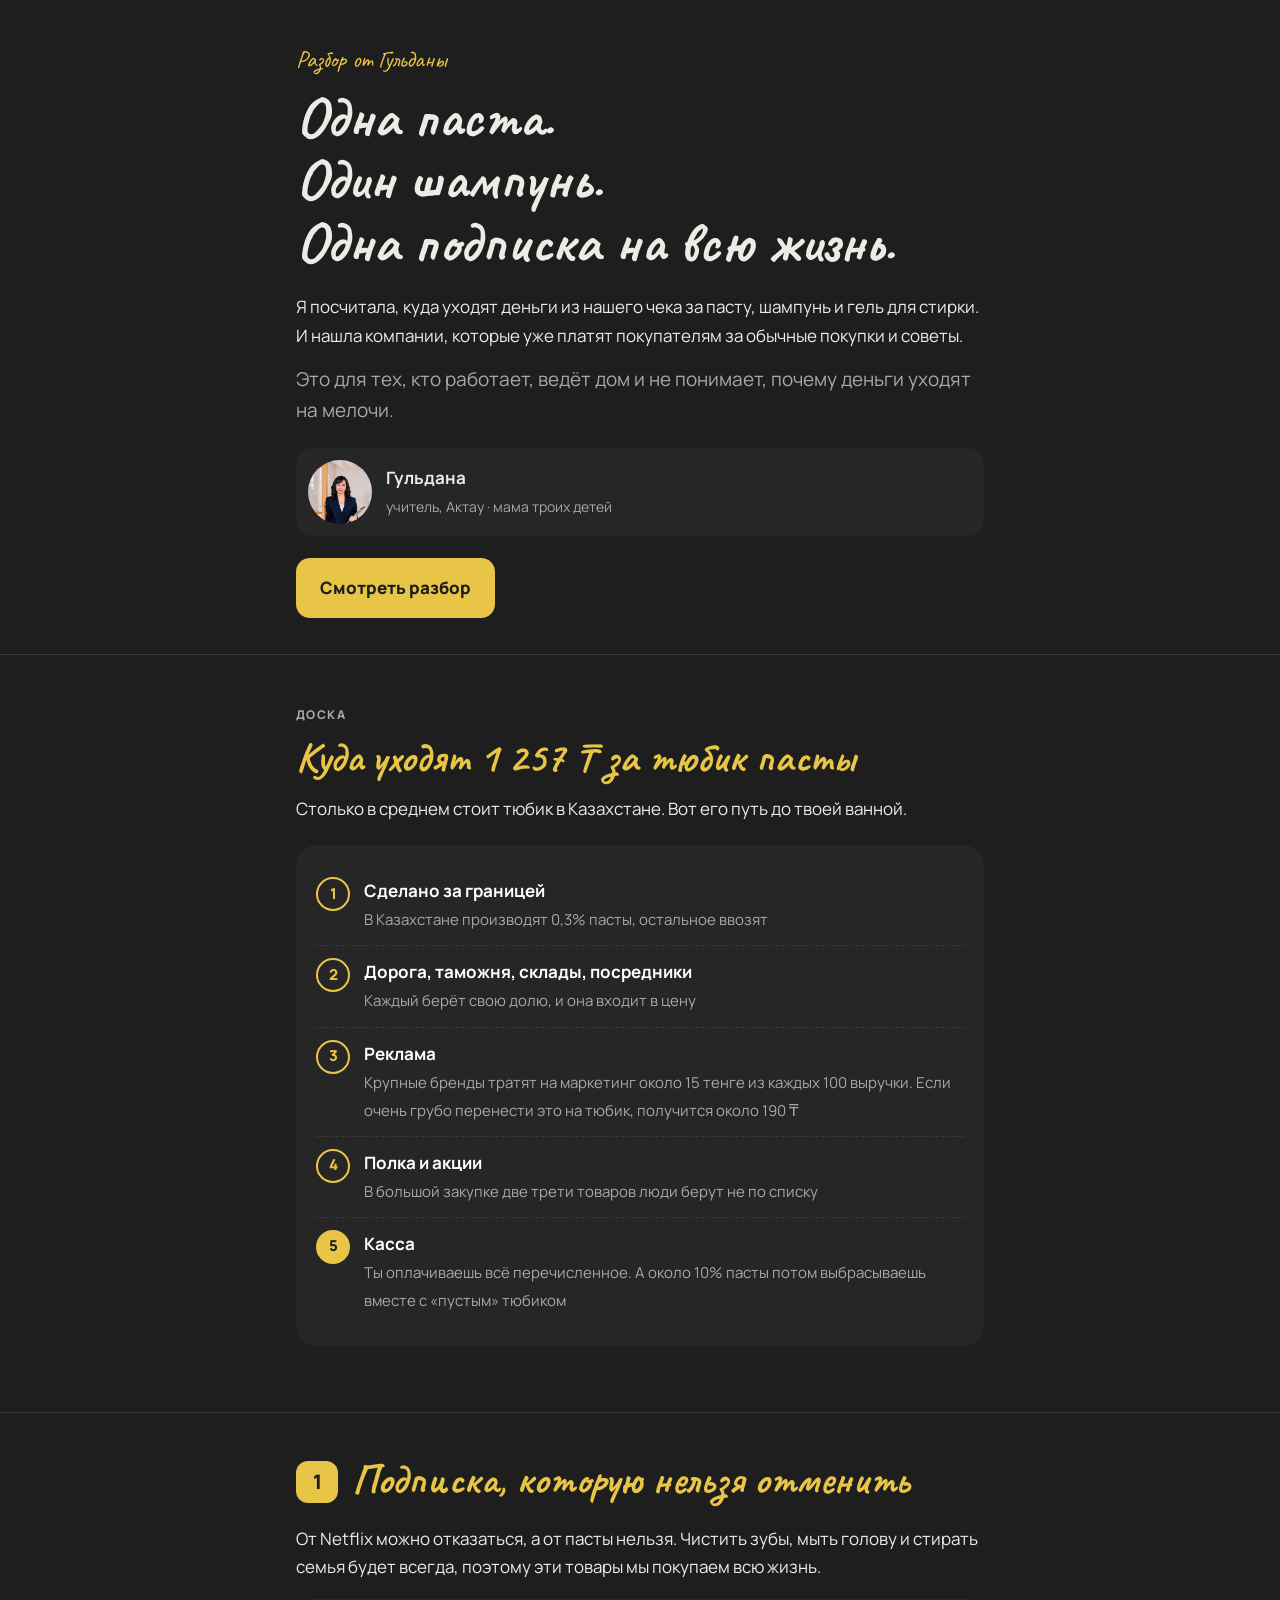
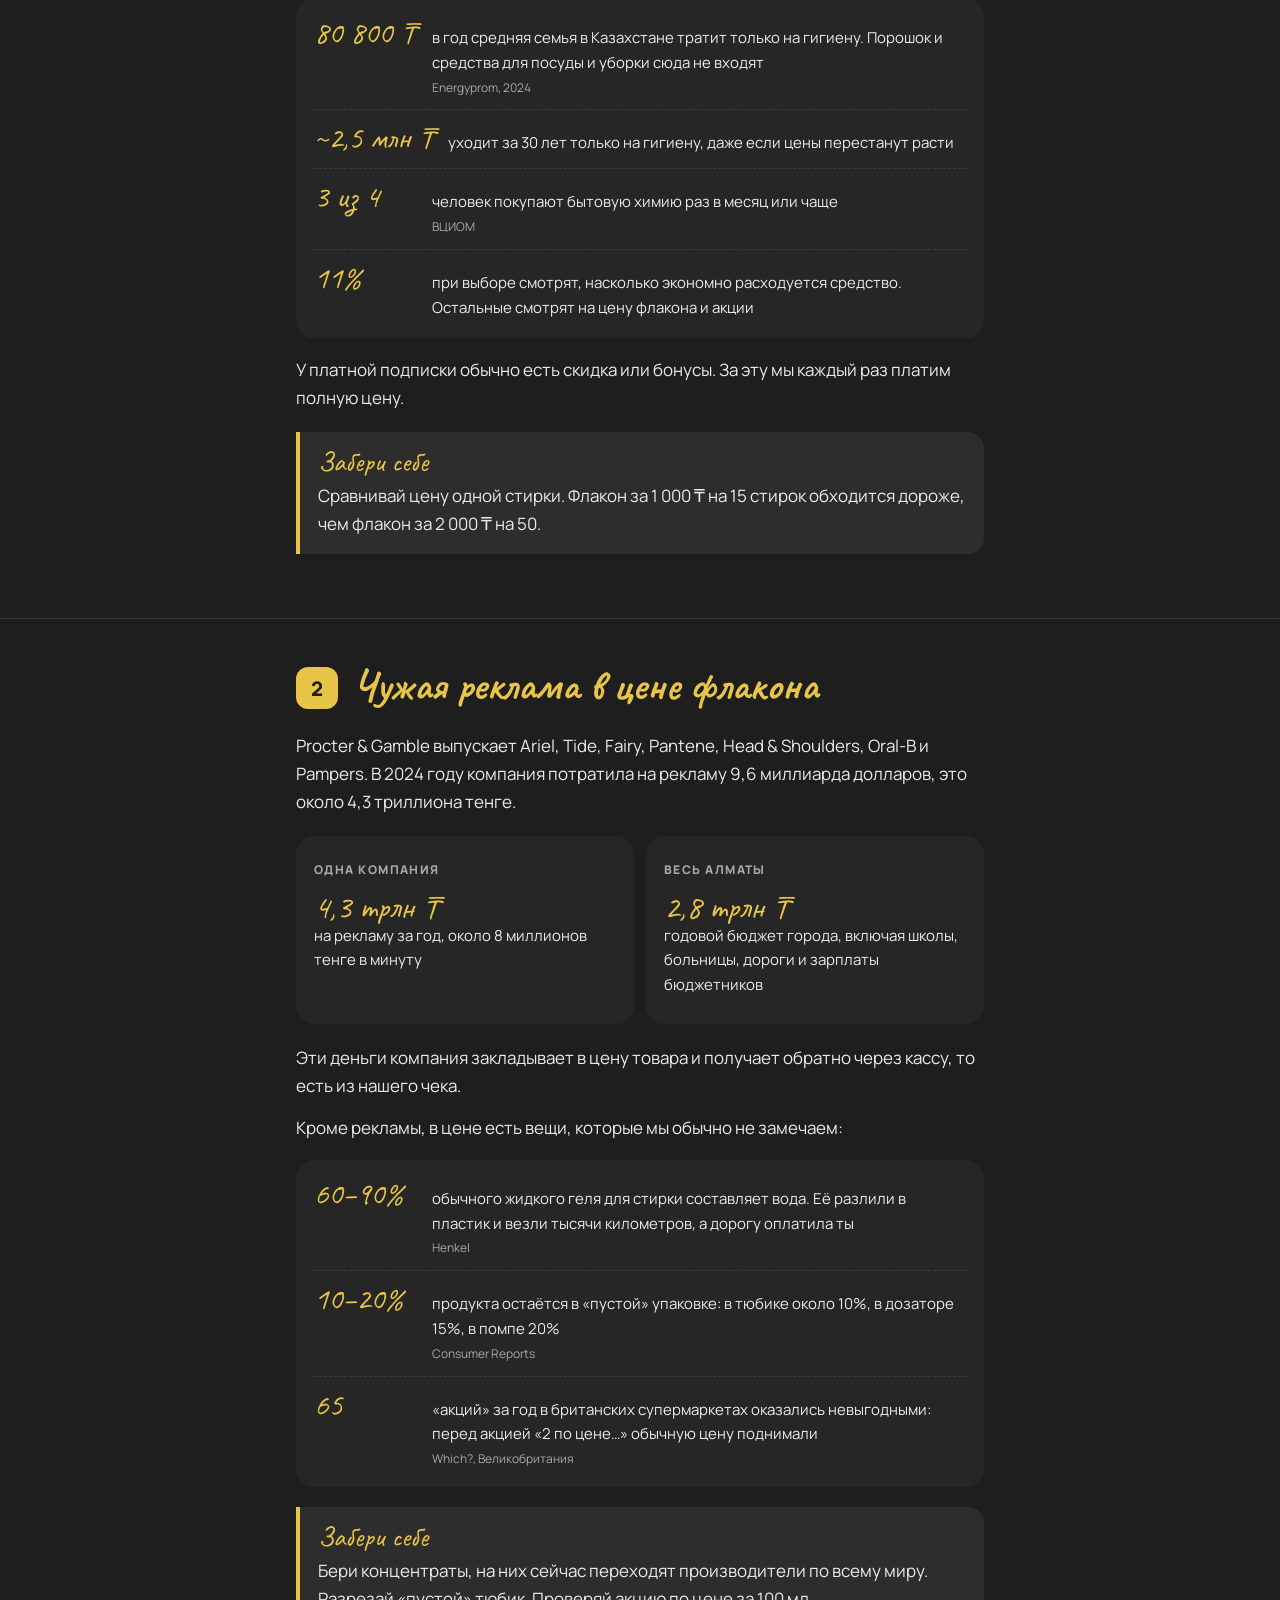
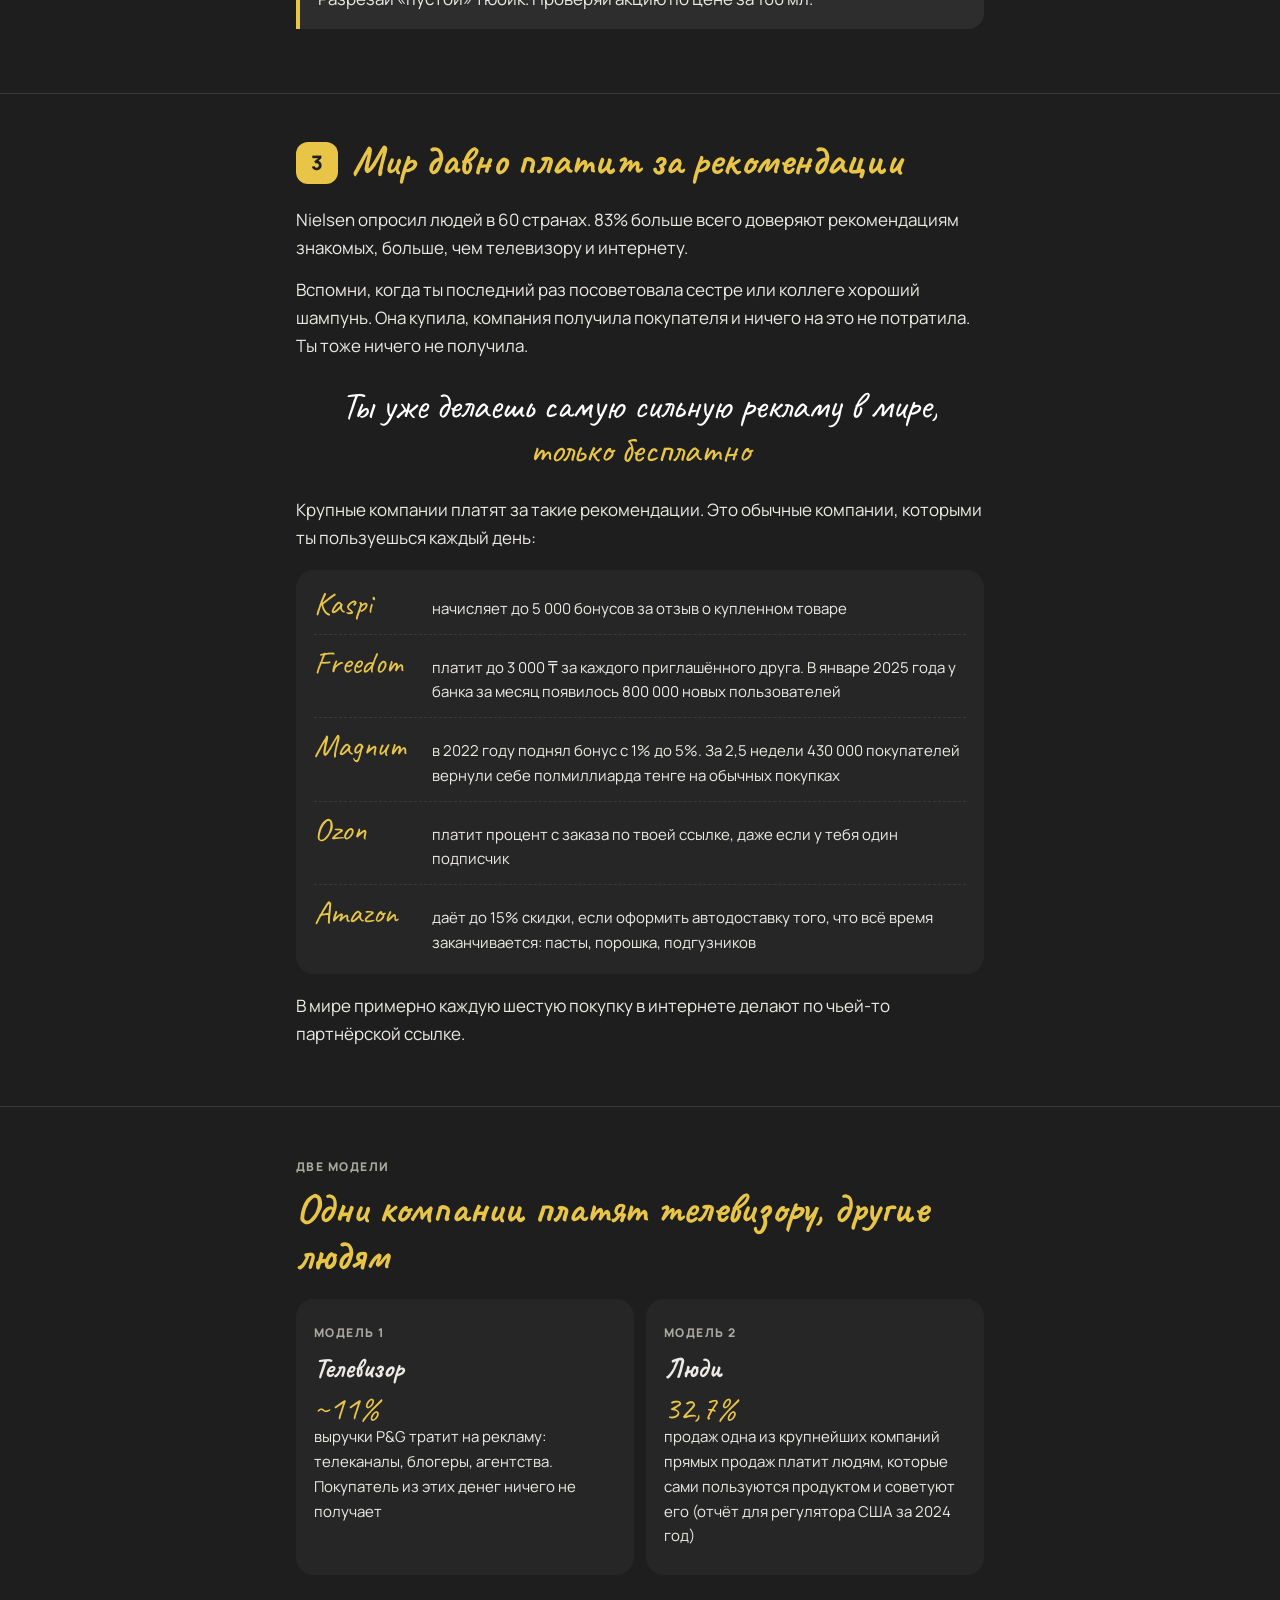
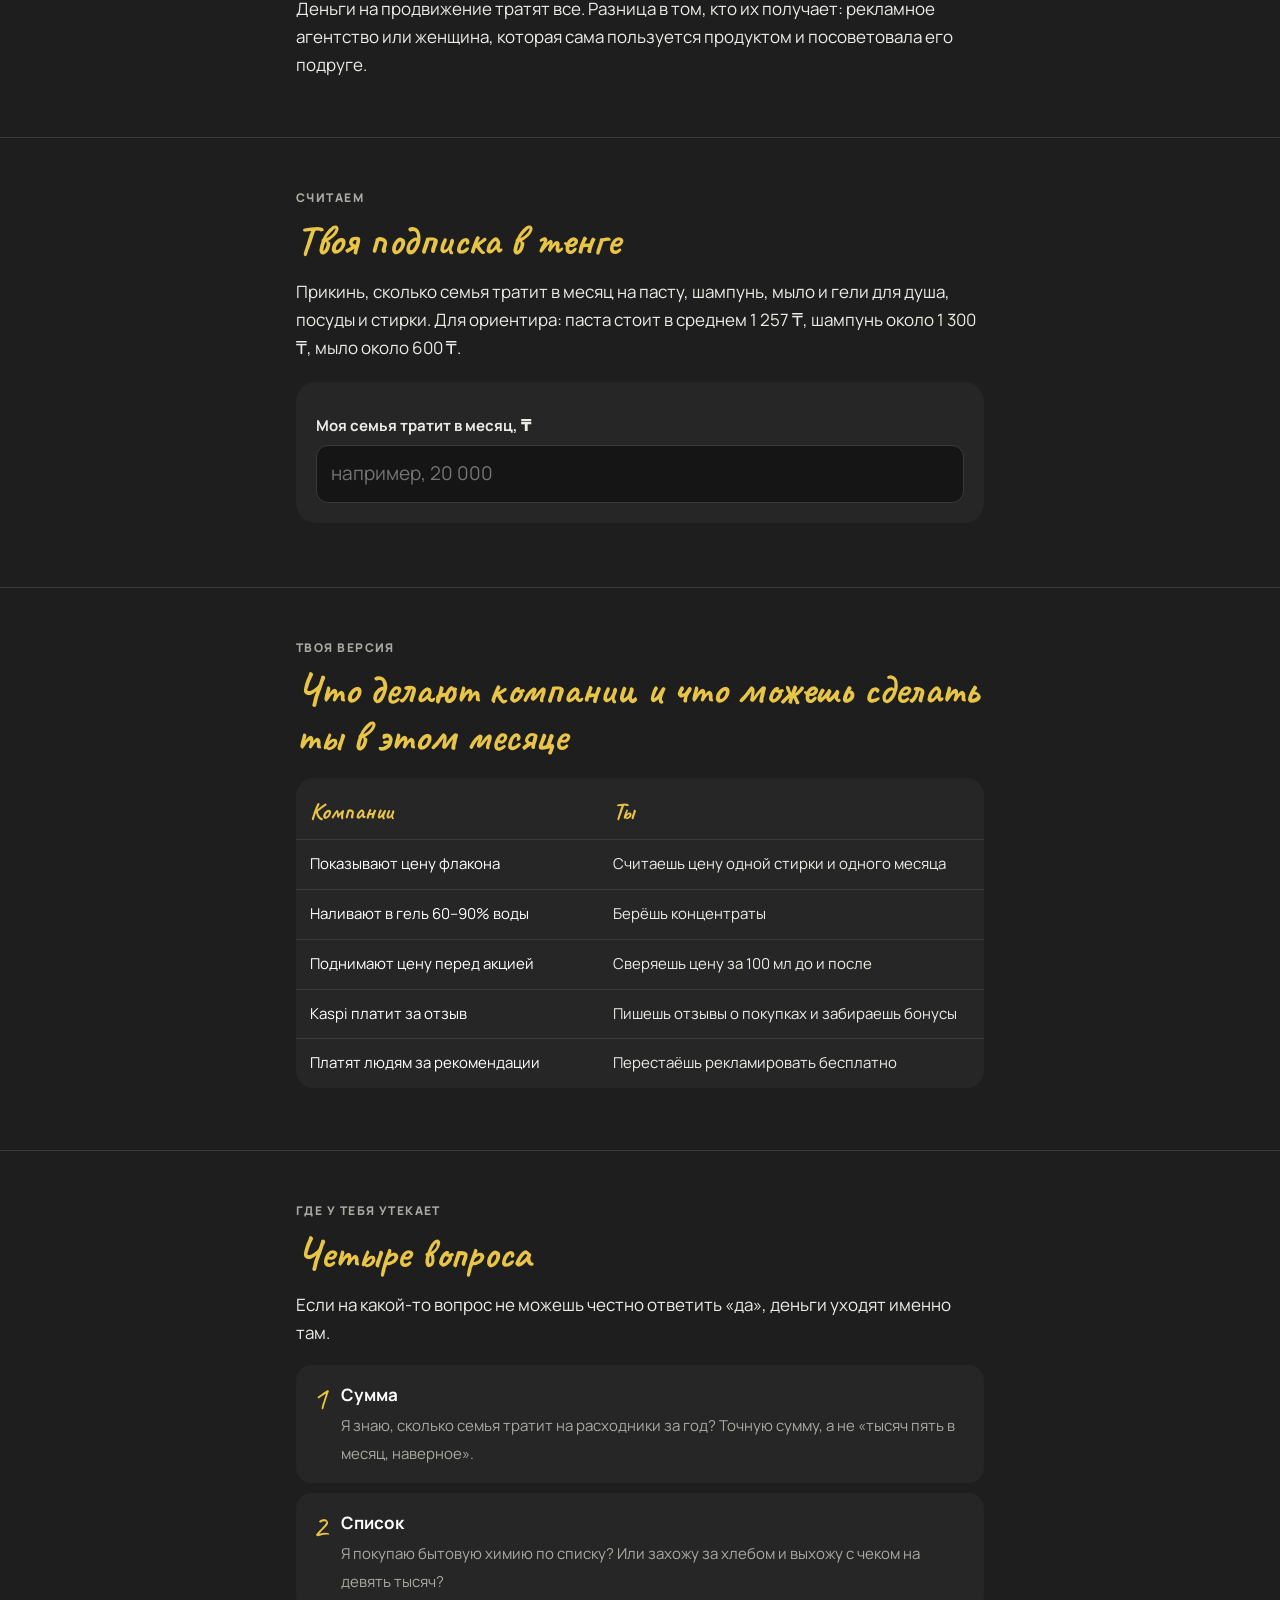
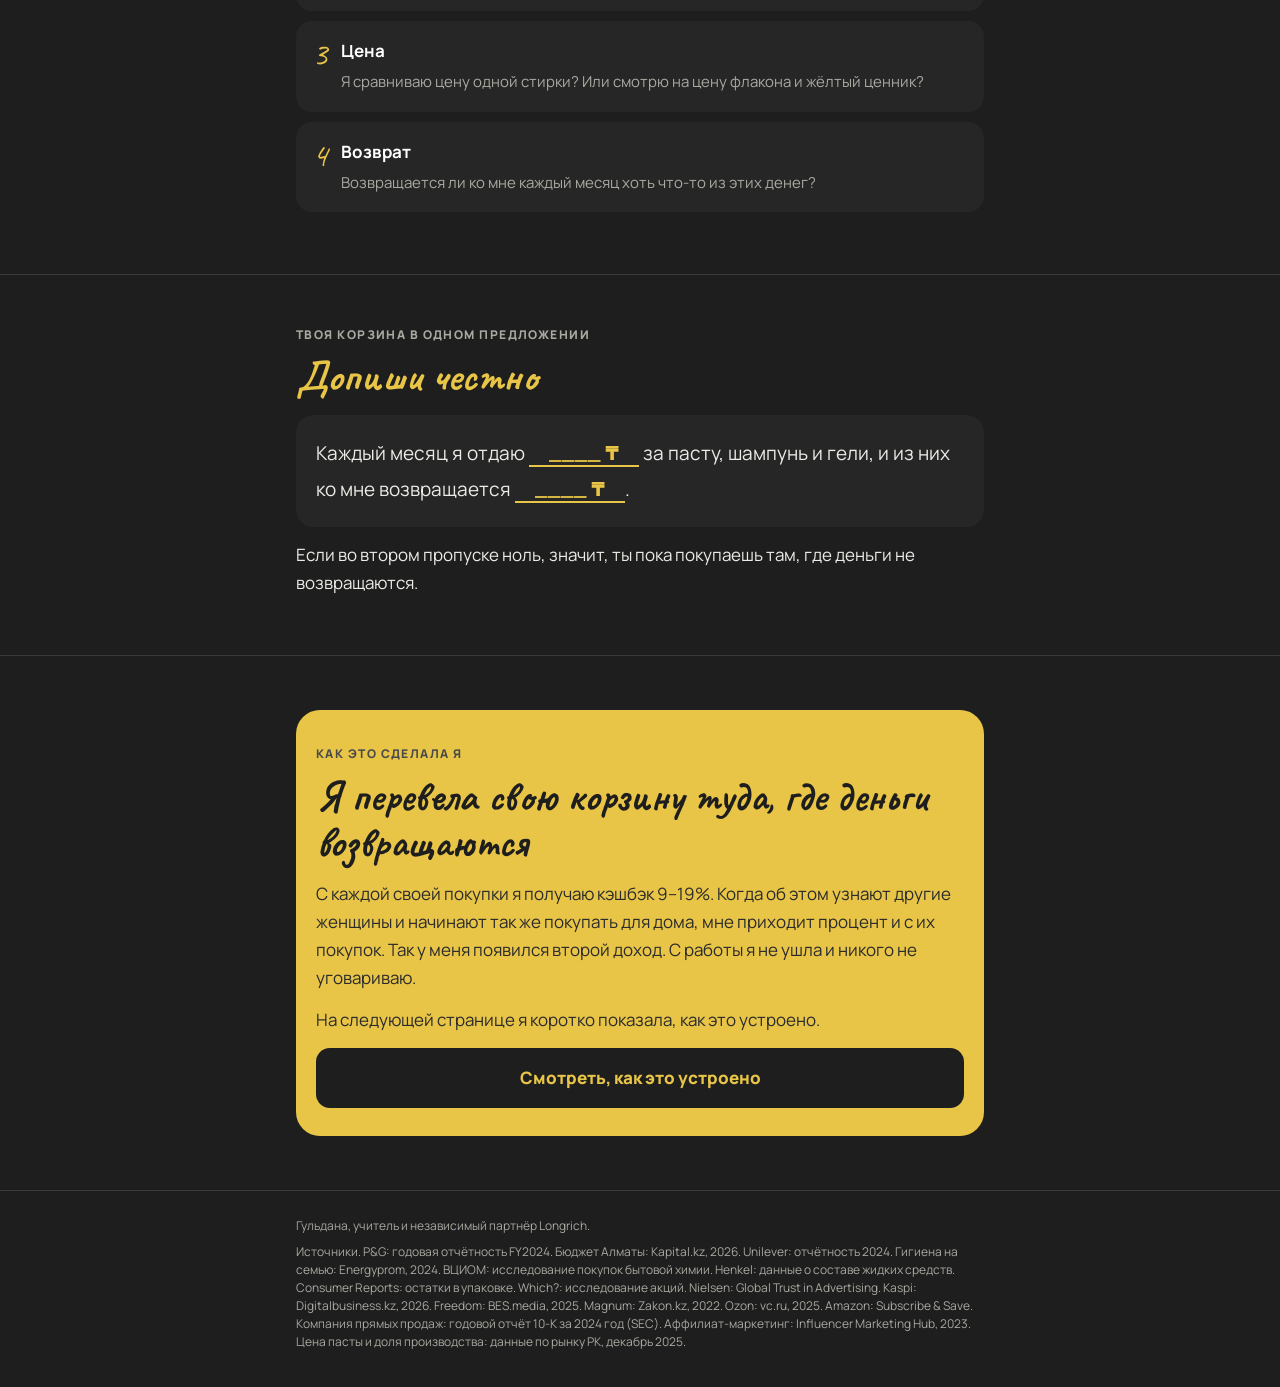
<file: index.html>
<!doctype html>
<html lang="ru">
<head>
<meta charset="utf-8">
<meta name="viewport" content="width=device-width, initial-scale=1">
<title>Деньги из твоего чека</title>
<meta name="description" content="Разбор от Гульданы: куда уходят деньги, которые семья тратит на пасту, шампунь и гель для стирки, и какие компании уже платят покупателям за обычные покупки и советы.">
<link rel="preconnect" href="https://fonts.googleapis.com">
<link rel="preconnect" href="https://fonts.gstatic.com" crossorigin>
<link href="https://fonts.googleapis.com/css2?family=Caveat:wght@500;700&family=Manrope:wght@400;500;700;800&display=swap" rel="stylesheet">
<link rel="stylesheet" href="style.css">
</head>
<body>

<header class="hero">
  <div class="wrap">
    <span class="kicker">Разбор от Гульданы</span>
    <div class="lines">
      <span>Одна паста.</span>
      <span>Один шампунь.</span>
      <span>Одна подписка на всю жизнь.</span>
    </div>
    <p>Я посчитала, куда уходят деньги из нашего чека за пасту, шампунь и гель для стирки. И нашла компании, которые уже платят покупателям за обычные покупки и советы.</p>
    <p class="sub">Это для тех, кто работает, ведёт дом и не понимает, почему деньги уходят на мелочи.</p>
    <div class="byline">
      <img src="guldana.jpg" alt="Гульдана">
      <div><b>Гульдана</b><span>учитель, Актау · мама троих детей</span></div>
    </div>
    <a class="btn" href="#doska">Смотреть разбор</a>
  </div>
</header>

<main>

<!-- ДОСКА -->
<section id="doska">
  <div class="wrap">
    <span class="label">Доска</span>
    <h2>Куда уходят 1 257 ₸ за тюбик пасты</h2>
    <p>Столько в среднем стоит тюбик в Казахстане. Вот его путь до твоей ванной.</p>
    <div class="board">
      <div class="item"><div class="num">1</div><div><b>Сделано за границей</b><span>В Казахстане производят 0,3% пасты, остальное ввозят</span></div></div>
      <div class="item"><div class="num">2</div><div><b>Дорога, таможня, склады, посредники</b><span>Каждый берёт свою долю, и она входит в цену</span></div></div>
      <div class="item"><div class="num">3</div><div><b>Реклама</b><span>Крупные бренды тратят на маркетинг около 15 тенге из каждых 100 выручки. Если очень грубо перенести это на тюбик, получится около 190 ₸</span></div></div>
      <div class="item"><div class="num">4</div><div><b>Полка и акции</b><span>В большой закупке две трети товаров люди берут не по списку</span></div></div>
      <div class="item end"><div class="num">5</div><div><b>Касса</b><span>Ты оплачиваешь всё перечисленное. А около 10% пасты потом выбрасываешь вместе с «пустым» тюбиком</span></div></div>
    </div>
  </div>
</section>

<!-- 1 ПОДПИСКА -->
<section>
  <div class="wrap">
    <div class="sec-num"><div class="n">1</div><h2>Подписка, которую нельзя отменить</h2></div>
    <p>От Netflix можно отказаться, а от пасты нельзя. Чистить зубы, мыть голову и стирать семья будет всегда, поэтому эти товары мы покупаем всю жизнь.</p>
    <div class="facts">
      <div class="fact"><span class="v">80 800 ₸</span><span class="t">в год средняя семья в Казахстане тратит только на гигиену. Порошок и средства для посуды и уборки сюда не входят<span class="s">Energyprom, 2024</span></span></div>
      <div class="fact"><span class="v">~2,5 млн ₸</span><span class="t">уходит за 30 лет только на гигиену, даже если цены перестанут расти</span></div>
      <div class="fact"><span class="v">3 из 4</span><span class="t">человек покупают бытовую химию раз в месяц или чаще<span class="s">ВЦИОМ</span></span></div>
      <div class="fact"><span class="v">11%</span><span class="t">при выборе смотрят, насколько экономно расходуется средство. Остальные смотрят на цену флакона и акции</span></div>
    </div>
    <p>У платной подписки обычно есть скидка или бонусы. За эту мы каждый раз платим полную цену.</p>
    <div class="take">
      <span class="ttl">Забери себе</span>
      <p>Сравнивай цену одной стирки. Флакон за 1 000 ₸ на 15 стирок обходится дороже, чем флакон за 2 000 ₸ на 50.</p>
    </div>
  </div>
</section>

<!-- 2 РЕКЛАМА -->
<section>
  <div class="wrap">
    <div class="sec-num"><div class="n">2</div><h2>Чужая реклама в цене флакона</h2></div>
    <p>Procter &amp; Gamble выпускает Ariel, Tide, Fairy, Pantene, Head &amp; Shoulders, Oral-B и Pampers. В 2024 году компания потратила на рекламу 9,6 миллиарда долларов, это около 4,3 триллиона тенге.</p>
    <div class="duo">
      <div class="card">
        <span class="label">Одна компания</span>
        <div class="big">4,3 трлн ₸</div>
        <p>на рекламу за год, около 8 миллионов тенге в минуту</p>
      </div>
      <div class="card">
        <span class="label">Весь Алматы</span>
        <div class="big">2,8 трлн ₸</div>
        <p>годовой бюджет города, включая школы, больницы, дороги и зарплаты бюджетников</p>
      </div>
    </div>
    <p>Эти деньги компания закладывает в цену товара и получает обратно через кассу, то есть из нашего чека.</p>
    <p>Кроме рекламы, в цене есть вещи, которые мы обычно не замечаем:</p>
    <div class="facts">
      <div class="fact"><span class="v">60–90%</span><span class="t">обычного жидкого геля для стирки составляет вода. Её разлили в пластик и везли тысячи километров, а дорогу оплатила ты<span class="s">Henkel</span></span></div>
      <div class="fact"><span class="v">10–20%</span><span class="t">продукта остаётся в «пустой» упаковке: в тюбике около 10%, в дозаторе 15%, в помпе 20%<span class="s">Consumer Reports</span></span></div>
      <div class="fact"><span class="v">65</span><span class="t">«акций» за год в британских супермаркетах оказались невыгодными: перед акцией «2 по цене…» обычную цену поднимали<span class="s">Which?, Великобритания</span></span></div>
    </div>
    <div class="take">
      <span class="ttl">Забери себе</span>
      <p>Бери концентраты, на них сейчас переходят производители по всему миру. Разрезай «пустой» тюбик. Проверяй акцию по цене за 100 мл.</p>
    </div>
  </div>
</section>

<!-- 3 РЕКОМЕНДАЦИИ -->
<section>
  <div class="wrap">
    <div class="sec-num"><div class="n">3</div><h2>Мир давно платит за рекомендации</h2></div>
    <p>Nielsen опросил людей в 60 странах. 83% больше всего доверяют рекомендациям знакомых, больше, чем телевизору и интернету.</p>
    <p>Вспомни, когда ты последний раз посоветовала сестре или коллеге хороший шампунь. Она купила, компания получила покупателя и ничего на это не потратила. Ты тоже ничего не получила.</p>
    <p class="pull">Ты уже делаешь самую сильную рекламу в мире, <em>только бесплатно</em></p>
    <p>Крупные компании платят за такие рекомендации. Это обычные компании, которыми ты пользуешься каждый день:</p>
    <div class="facts">
      <div class="fact"><span class="v">Kaspi</span><span class="t">начисляет до 5 000 бонусов за отзыв о купленном товаре</span></div>
      <div class="fact"><span class="v">Freedom</span><span class="t">платит до 3 000 ₸ за каждого приглашённого друга. В январе 2025 года у банка за месяц появилось 800 000 новых пользователей</span></div>
      <div class="fact"><span class="v">Magnum</span><span class="t">в 2022 году поднял бонус с 1% до 5%. За 2,5 недели 430 000 покупателей вернули себе полмиллиарда тенге на обычных покупках</span></div>
      <div class="fact"><span class="v">Ozon</span><span class="t">платит процент с заказа по твоей ссылке, даже если у тебя один подписчик</span></div>
      <div class="fact"><span class="v">Amazon</span><span class="t">даёт до 15% скидки, если оформить автодоставку того, что всё время заканчивается: пасты, порошка, подгузников</span></div>
    </div>
    <p>В мире примерно каждую шестую покупку в интернете делают по чьей-то партнёрской ссылке.</p>
  </div>
</section>

<!-- ДВЕ МОДЕЛИ -->
<section>
  <div class="wrap">
    <span class="label">Две модели</span>
    <h2>Одни компании платят телевизору, другие людям</h2>
    <div class="duo">
      <div class="card">
        <span class="label">Модель 1</span>
        <h3>Телевизор</h3>
        <div class="big">~11%</div>
        <p>выручки P&amp;G тратит на рекламу: телеканалы, блогеры, агентства. Покупатель из этих денег ничего не получает</p>
      </div>
      <div class="card">
        <span class="label">Модель 2</span>
        <h3>Люди</h3>
        <div class="big">32,7%</div>
        <p>продаж одна из крупнейших компаний прямых продаж платит людям, которые сами пользуются продуктом и советуют его (отчёт для регулятора США за 2024 год)</p>
      </div>
    </div>
    <p>Деньги на продвижение тратят все. Разница в том, кто их получает: рекламное агентство или женщина, которая сама пользуется продуктом и посоветовала его подруге.</p>
  </div>
</section>

<!-- СЧИТАЕМ -->
<section>
  <div class="wrap">
    <span class="label">Считаем</span>
    <h2>Твоя подписка в тенге</h2>
    <p>Прикинь, сколько семья тратит в месяц на пасту, шампунь, мыло и гели для душа, посуды и стирки. Для ориентира: паста стоит в среднем 1 257 ₸, шампунь около 1 300 ₸, мыло около 600 ₸.</p>
    <div class="calc">
      <label for="spend">Моя семья тратит в месяц, ₸</label>
      <input id="spend" type="number" inputmode="numeric" min="0" placeholder="например, 20 000">
      <div class="out" id="out">
        <div class="row"><span>За год</span><b id="y1"></b></div>
        <div class="row"><span>За 10 лет</span><b id="y10"></b></div>
        <div class="row"><span>Из них на чужую рекламу (грубо, 15%)</span><b id="ad"></b></div>
        <div class="row hl"><span>Могло бы возвращаться в год при кэшбэке 9–19%</span><b id="cb"></b></div>
        <p class="small" style="margin:10px 0 0">Долю рекламы я оценила по отчётности крупных брендов, это грубая оценка. Кэшбэк посчитан только с твоих покупок, без рекомендаций.</p>
      </div>
    </div>
  </div>
</section>

<!-- ТВОЯ ВЕРСИЯ -->
<section>
  <div class="wrap">
    <span class="label">Твоя версия</span>
    <h2>Что делают компании и что можешь сделать ты в этом месяце</h2>
    <table class="tbl">
      <thead><tr><th>Компании</th><th>Ты</th></tr></thead>
      <tbody>
        <tr><td><em>Показывают цену флакона</em></td><td>Считаешь цену одной стирки и одного месяца</td></tr>
        <tr><td><em>Наливают в гель 60–90% воды</em></td><td>Берёшь концентраты</td></tr>
        <tr><td><em>Поднимают цену перед акцией</em></td><td>Сверяешь цену за 100 мл до и после</td></tr>
        <tr><td><em>Kaspi платит за отзыв</em></td><td>Пишешь отзывы о покупках и забираешь бонусы</td></tr>
        <tr><td><em>Платят людям за рекомендации</em></td><td>Перестаёшь рекламировать бесплатно</td></tr>
      </tbody>
    </table>
  </div>
</section>

<!-- ГДЕ УТЕКАЕТ -->
<section>
  <div class="wrap">
    <span class="label">Где у тебя утекает</span>
    <h2>Четыре вопроса</h2>
    <p>Если на какой-то вопрос не можешь честно ответить «да», деньги уходят именно там.</p>
    <div class="diag">
      <div class="q"><span class="n">1</span><div><b>Сумма</b><span>Я знаю, сколько семья тратит на расходники за год? Точную сумму, а не «тысяч пять в месяц, наверное».</span></div></div>
      <div class="q"><span class="n">2</span><div><b>Список</b><span>Я покупаю бытовую химию по списку? Или захожу за хлебом и выхожу с чеком на девять тысяч?</span></div></div>
      <div class="q"><span class="n">3</span><div><b>Цена</b><span>Я сравниваю цену одной стирки? Или смотрю на цену флакона и жёлтый ценник?</span></div></div>
      <div class="q"><span class="n">4</span><div><b>Возврат</b><span>Возвращается ли ко мне каждый месяц хоть что-то из этих денег?</span></div></div>
    </div>
  </div>
</section>

<!-- ОДНО ПРЕДЛОЖЕНИЕ -->
<section>
  <div class="wrap">
    <span class="label">Твоя корзина в одном предложении</span>
    <h2>Допиши честно</h2>
    <div class="fill">
      Каждый месяц я отдаю <span class="blank" id="fillSum">____ ₸</span> за пасту, шампунь и гели, и из них ко мне возвращается <span class="blank">____ ₸</span>.
    </div>
    <p style="margin-top:14px">Если во втором пропуске ноль, значит, ты пока покупаешь там, где деньги не возвращаются.</p>
  </div>
</section>

<!-- ПЕРЕХОД -->
<section id="next">
  <div class="wrap">
    <div class="final">
      <span class="label" style="color:#4A4A4A">Как это сделала я</span>
      <h2>Я перевела свою корзину туда, где деньги возвращаются</h2>
      <p>С каждой своей покупки я получаю кэшбэк 9–19%. Когда об этом узнают другие женщины и начинают так же покупать для дома, мне приходит процент и с их покупок. Так у меня появился второй доход. С работы я не ушла и никого не уговариваю.</p>
      <p>На следующей странице я коротко показала, как это устроено.</p>
      <a class="btn full" href="partner.html">Смотреть, как это устроено</a>
    </div>
  </div>
</section>
</main>

<footer>
  <div class="wrap">
    <p>Гульдана, учитель и независимый партнёр Longrich.</p>
    <p>Источники. P&amp;G: годовая отчётность FY2024. Бюджет Алматы: Kapital.kz, 2026. Unilever: отчётность 2024. Гигиена на семью: Energyprom, 2024. ВЦИОМ: исследование покупок бытовой химии. Henkel: данные о составе жидких средств. Consumer Reports: остатки в упаковке. Which?: исследование акций. Nielsen: Global Trust in Advertising. Kaspi: Digitalbusiness.kz, 2026. Freedom: BES.media, 2025. Magnum: Zakon.kz, 2022. Ozon: vc.ru, 2025. Amazon: Subscribe &amp; Save. Компания прямых продаж: годовой отчёт 10-K за 2024 год (SEC). Аффилиат-маркетинг: Influencer Marketing Hub, 2023. Цена пасты и доля производства: данные по рынку РК, декабрь 2025.</p>
  </div>
</footer>

<div class="sticky" id="sticky"><a class="btn" href="partner.html">Как сделать, чтобы деньги возвращались</a></div>

<script>
(function(){
  var inp=document.getElementById('spend'),out=document.getElementById('out'),fs=document.getElementById('fillSum');
  function f(n){return Math.round(n).toLocaleString('ru-RU')+' ₸';}
  inp.addEventListener('input',function(){
    var m=parseFloat(inp.value);
    if(!(m>0)){out.classList.remove('show');fs.textContent='____ ₸';return;}
    var y=m*12;
    document.getElementById('y1').textContent=f(y);
    document.getElementById('y10').textContent=f(y*10);
    document.getElementById('ad').textContent='≈ '+f(y*0.15);
    document.getElementById('cb').textContent='от '+f(y*0.09)+' до '+f(y*0.19);
    fs.textContent=f(m);
    out.classList.add('show');
  });
})();
(function(){
  var st=document.getElementById('sticky'),fin=document.getElementById('next');
  function upd(){var past=window.scrollY>window.innerHeight*0.9;var atFinal=fin.getBoundingClientRect().top<window.innerHeight;st.classList.toggle('show',past&&!atFinal);}
  window.addEventListener('scroll',upd,{passive:true});upd();
})();
</script>
</body>
</html>
</file>
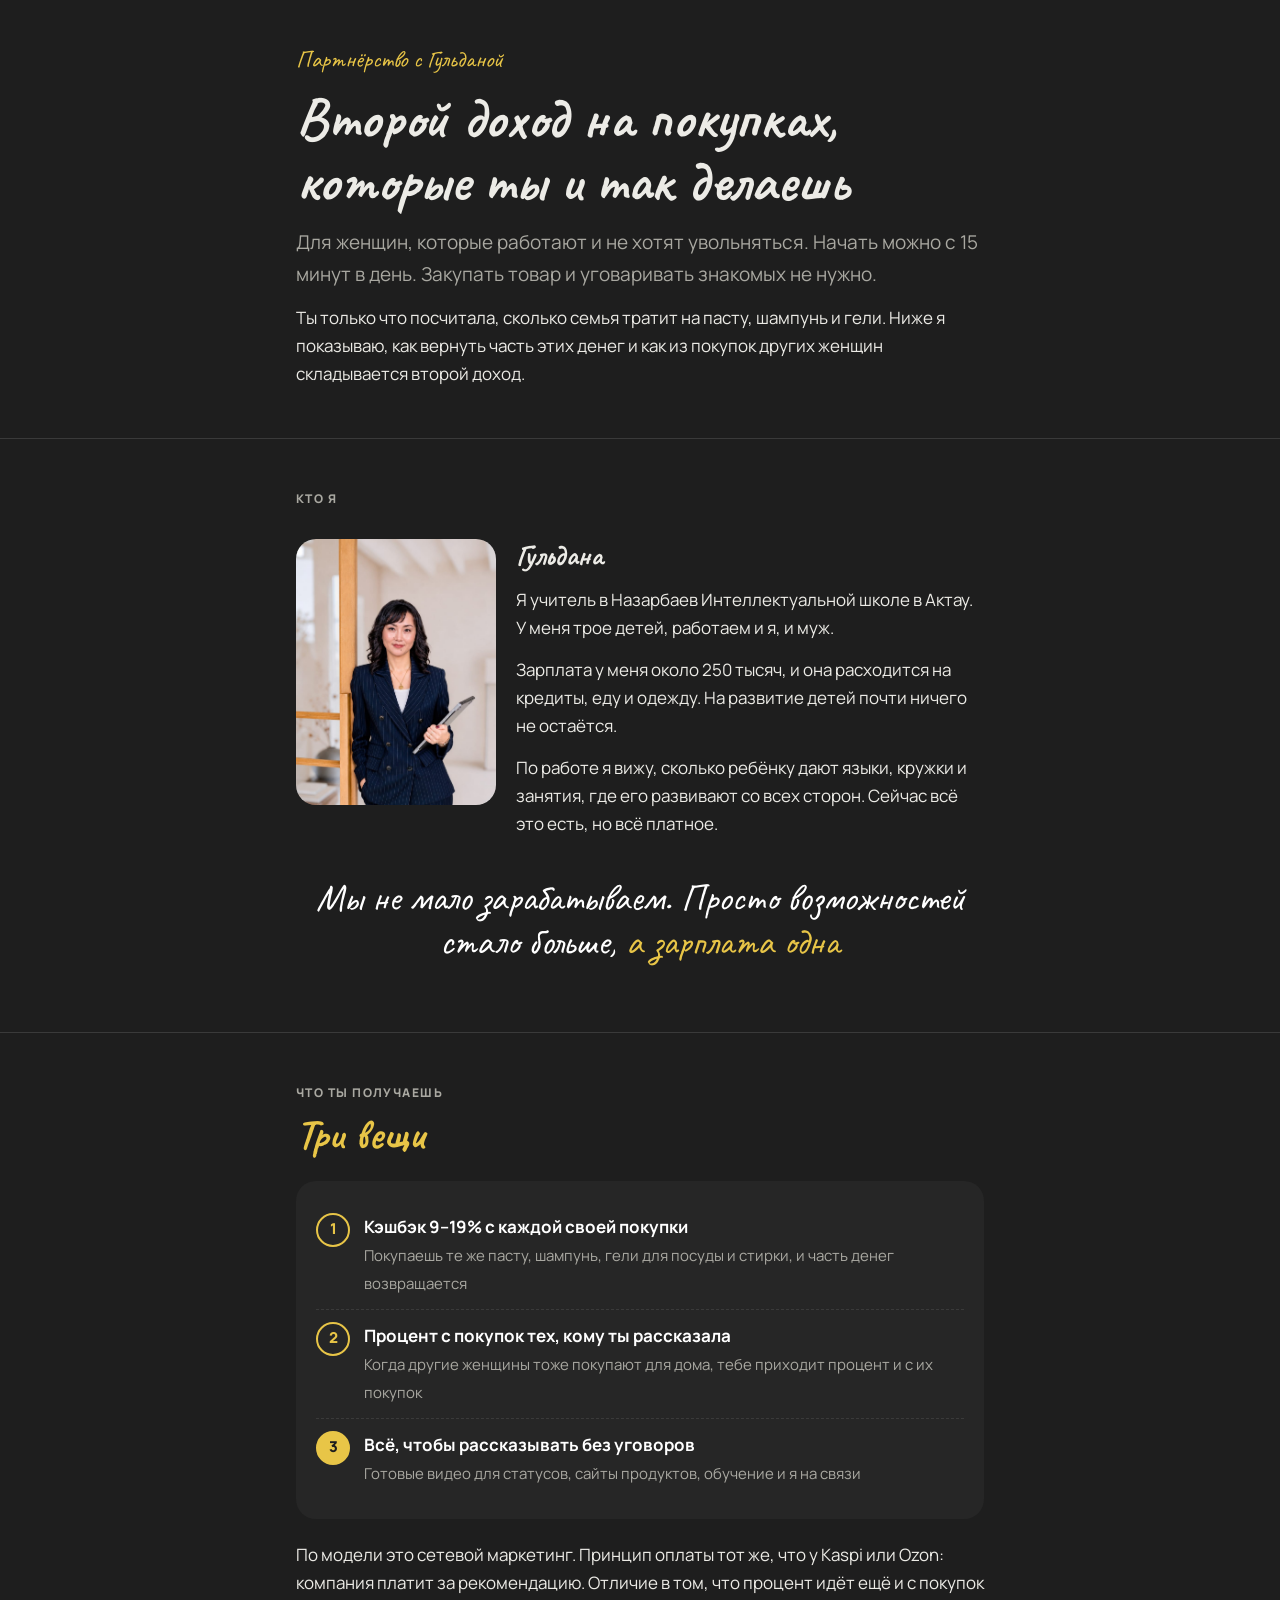
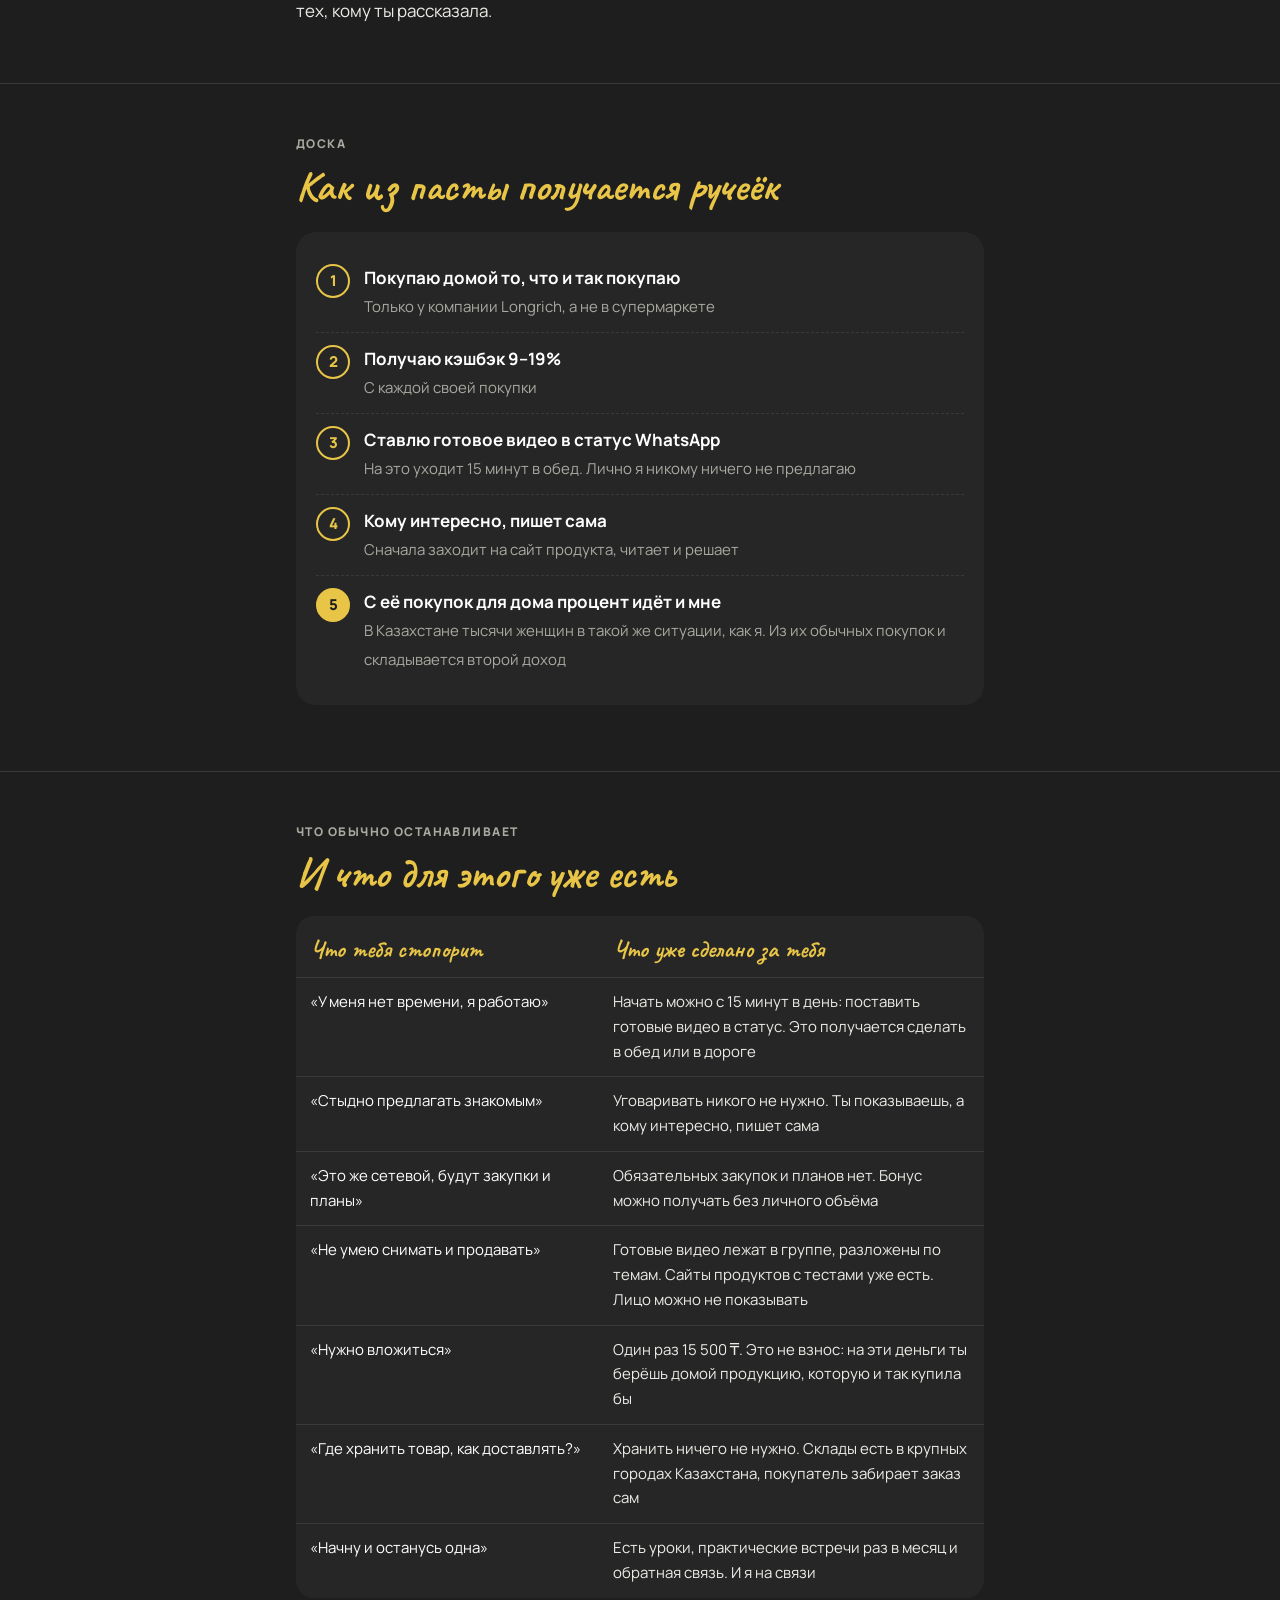
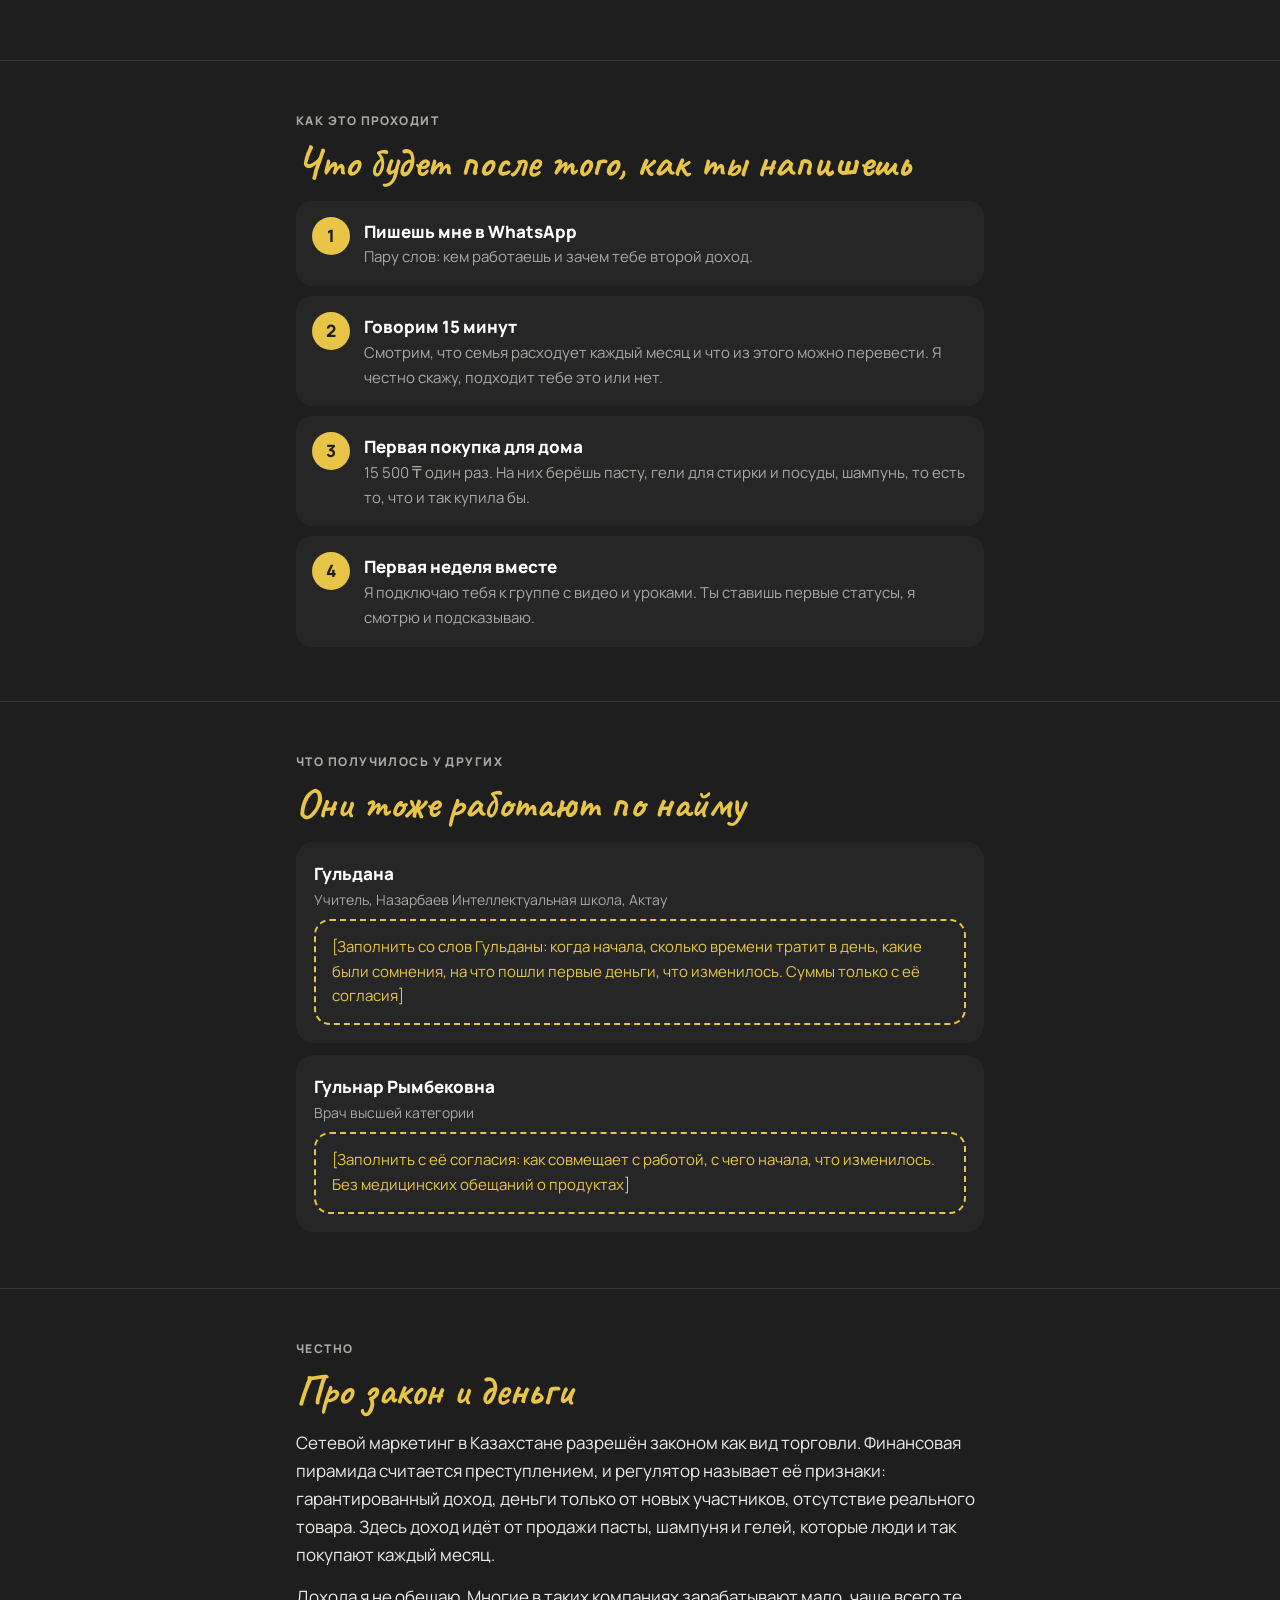
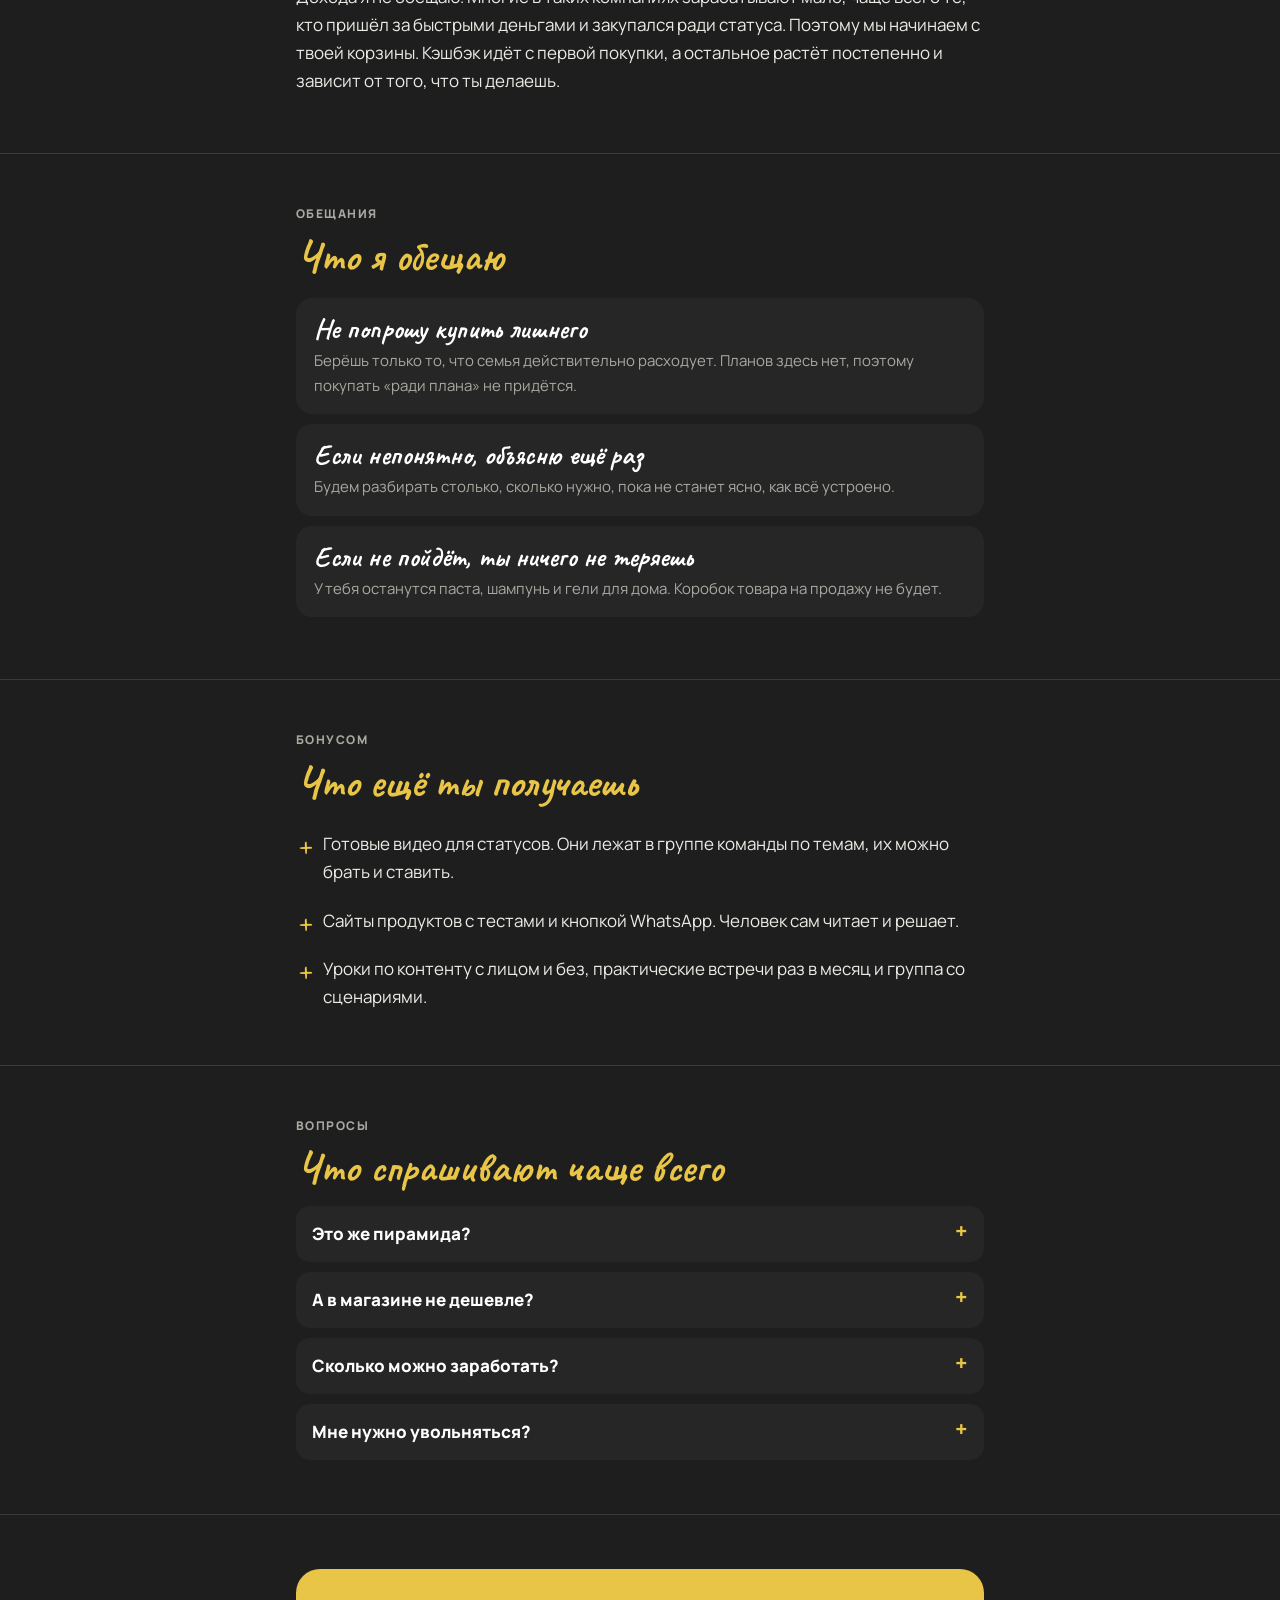
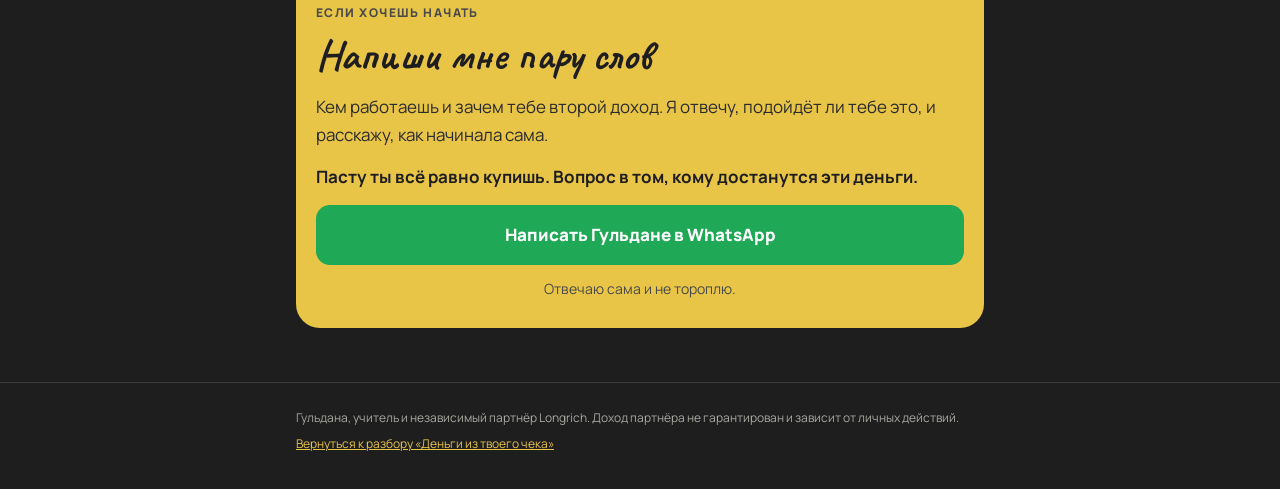
<file: partner.html>
<!doctype html>
<html lang="ru">
<head>
<meta charset="utf-8">
<meta name="viewport" content="width=device-width, initial-scale=1">
<title>Партнёрство с Гульданой</title>
<meta name="description" content="Второй доход на покупках, которые ты и так делаешь: кэшбэк 9–19% с каждой своей покупки и процент с покупок тех, кому расскажешь. Начать можно с 15 минут в день, не увольняясь.">
<link rel="preconnect" href="https://fonts.googleapis.com">
<link rel="preconnect" href="https://fonts.gstatic.com" crossorigin>
<link href="https://fonts.googleapis.com/css2?family=Caveat:wght@500;700&family=Manrope:wght@400;500;700;800&display=swap" rel="stylesheet">
<link rel="stylesheet" href="style.css">
</head>
<body>

<header class="hero">
  <div class="wrap">
    <span class="kicker">Партнёрство с Гульданой</span>
    <h1>Второй доход на покупках, которые ты и так делаешь</h1>
    <p class="sub">Для женщин, которые работают и не хотят увольняться. Начать можно с 15 минут в день. Закупать товар и уговаривать знакомых не нужно.</p>
    <p>Ты только что посчитала, сколько семья тратит на пасту, шампунь и гели. Ниже я показываю, как вернуть часть этих денег и как из покупок других женщин складывается второй доход.</p>
  </div>
</header>

<main>

<!-- КТО Я -->
<section>
  <div class="wrap">
    <span class="label">кто я</span>
    <div class="portrait">
      <img src="guldana.jpg" alt="Гульдана">
      <div>
        <h3>Гульдана</h3>
        <!-- Сверить с Гульданой: зарплата, дети, кредиты -->
        <p>Я учитель в Назарбаев Интеллектуальной школе в Актау. У меня трое детей, работаем и я, и муж.</p>
        <p>Зарплата у меня около 250 тысяч, и она расходится на кредиты, еду и одежду. На развитие детей почти ничего не остаётся.</p>
        <p>По работе я вижу, сколько ребёнку дают языки, кружки и занятия, где его развивают со всех сторон. Сейчас всё это есть, но всё платное.</p>
      </div>
    </div>
    <p class="pull">Мы не мало зарабатываем. Просто возможностей стало больше, <em>а зарплата одна</em></p>
  </div>
</section>

<!-- ЧТО ПОЛУЧАЕШЬ -->
<section>
  <div class="wrap">
    <span class="label">что ты получаешь</span>
    <h2>Три вещи</h2>
    <div class="board">
      <div class="item"><div class="num">1</div><div><b>Кэшбэк 9–19% с каждой своей покупки</b><span>Покупаешь те же пасту, шампунь, гели для посуды и стирки, и часть денег возвращается</span></div></div>
      <div class="item"><div class="num">2</div><div><b>Процент с покупок тех, кому ты рассказала</b><span>Когда другие женщины тоже покупают для дома, тебе приходит процент и с их покупок</span></div></div>
      <div class="item end"><div class="num">3</div><div><b>Всё, чтобы рассказывать без уговоров</b><span>Готовые видео для статусов, сайты продуктов, обучение и я на связи</span></div></div>
    </div>
    <p>По модели это сетевой маркетинг. Принцип оплаты тот же, что у Kaspi или Ozon: компания платит за рекомендацию. Отличие в том, что процент идёт ещё и с покупок тех, кому ты рассказала.</p>
  </div>
</section>

<!-- ДОСКА: КАК УСТРОЕНО -->
<section>
  <div class="wrap">
    <span class="label">доска</span>
    <h2>Как из пасты получается ручеёк</h2>
    <div class="board">
      <div class="item"><div class="num">1</div><div><b>Покупаю домой то, что и так покупаю</b><span>Только у компании Longrich, а не в супермаркете</span></div></div>
      <div class="item"><div class="num">2</div><div><b>Получаю кэшбэк 9–19%</b><span>С каждой своей покупки</span></div></div>
      <div class="item"><div class="num">3</div><div><b>Ставлю готовое видео в статус WhatsApp</b><span>На это уходит 15 минут в обед. Лично я никому ничего не предлагаю</span></div></div>
      <div class="item"><div class="num">4</div><div><b>Кому интересно, пишет сама</b><span>Сначала заходит на сайт продукта, читает и решает</span></div></div>
      <div class="item end"><div class="num">5</div><div><b>С её покупок для дома процент идёт и мне</b><span>В Казахстане тысячи женщин в такой же ситуации, как я. Из их обычных покупок и складывается второй доход</span></div></div>
    </div>
  </div>
</section>

<!-- ЧТО МЕШАЕТ -->
<section>
  <div class="wrap">
    <span class="label">что обычно останавливает</span>
    <h2>И что для этого уже есть</h2>
    <table class="tbl">
      <thead><tr><th>Что тебя стопорит</th><th>Что уже сделано за тебя</th></tr></thead>
      <tbody>
        <tr><td><em>«У меня нет времени, я работаю»</em></td><td>Начать можно с 15 минут в день: поставить готовые видео в статус. Это получается сделать в обед или в дороге</td></tr>
        <tr><td><em>«Стыдно предлагать знакомым»</em></td><td>Уговаривать никого не нужно. Ты показываешь, а кому интересно, пишет сама</td></tr>
        <tr><td><em>«Это же сетевой, будут закупки и планы»</em></td><td>Обязательных закупок и планов нет. Бонус можно получать без личного объёма</td></tr>
        <tr><td><em>«Не умею снимать и продавать»</em></td><td>Готовые видео лежат в группе, разложены по темам. Сайты продуктов с тестами уже есть. Лицо можно не показывать</td></tr>
        <tr><td><em>«Нужно вложиться»</em></td><td>Один раз 15 500 ₸. Это не взнос: на эти деньги ты берёшь домой продукцию, которую и так купила бы</td></tr>
        <tr><td><em>«Где хранить товар, как доставлять?»</em></td><td>Хранить ничего не нужно. Склады есть в крупных городах Казахстана, покупатель забирает заказ сам</td></tr>
        <tr><td><em>«Начну и останусь одна»</em></td><td>Есть уроки, практические встречи раз в месяц и обратная связь. И я на связи</td></tr>
      </tbody>
    </table>
  </div>
</section>

<!-- КАК ПРОХОДИТ -->
<section>
  <div class="wrap">
    <span class="label">как это проходит</span>
    <h2>Что будет после того, как ты напишешь</h2>
    <div class="steps">
      <div class="st"><div class="n">1</div><div><h3>Пишешь мне в WhatsApp</h3><p>Пару слов: кем работаешь и зачем тебе второй доход.</p></div></div>
      <div class="st"><div class="n">2</div><div><h3>Говорим 15 минут</h3><p>Смотрим, что семья расходует каждый месяц и что из этого можно перевести. Я честно скажу, подходит тебе это или нет.</p></div></div>
      <div class="st"><div class="n">3</div><div><h3>Первая покупка для дома</h3><p>15 500 ₸ один раз. На них берёшь пасту, гели для стирки и посуды, шампунь, то есть то, что и так купила бы.</p></div></div>
      <div class="st"><div class="n">4</div><div><h3>Первая неделя вместе</h3><p>Я подключаю тебя к группе с видео и уроками. Ты ставишь первые статусы, я смотрю и подсказываю.</p></div></div>
    </div>
  </div>
</section>

<!-- КЕЙСЫ -->
<section>
  <div class="wrap">
    <span class="label">что получилось у других</span>
    <h2>Они тоже работают по найму</h2>
    <div class="case">
      <div class="who">Гульдана</div>
      <div class="role">Учитель, Назарбаев Интеллектуальная школа, Актау</div>
      <div class="todo">[Заполнить со слов Гульданы: когда начала, сколько времени тратит в день, какие были сомнения, на что пошли первые деньги, что изменилось. Суммы только с её согласия]</div>
    </div>
    <div class="case">
      <div class="who">Гульнар Рымбековна</div>
      <div class="role">Врач высшей категории</div>
      <div class="todo">[Заполнить с её согласия: как совмещает с работой, с чего начала, что изменилось. Без медицинских обещаний о продуктах]</div>
    </div>
  </div>
</section>

<!-- ЧЕСТНО -->
<section>
  <div class="wrap">
    <span class="label">честно</span>
    <h2>Про закон и деньги</h2>
    <p>Сетевой маркетинг в Казахстане разрешён законом как вид торговли. Финансовая пирамида считается преступлением, и регулятор называет её признаки: гарантированный доход, деньги только от новых участников, отсутствие реального товара. Здесь доход идёт от продажи пасты, шампуня и гелей, которые люди и так покупают каждый месяц.</p>
    <p>Дохода я не обещаю. Многие в таких компаниях зарабатывают мало, чаще всего те, кто пришёл за быстрыми деньгами и закупался ради статуса. Поэтому мы начинаем с твоей корзины. Кэшбэк идёт с первой покупки, а остальное растёт постепенно и зависит от того, что ты делаешь.</p>
  </div>
</section>

<!-- ТРИ ОБЕЩАНИЯ -->
<section>
  <div class="wrap">
    <span class="label">обещания</span>
    <h2>Что я обещаю</h2>
    <div class="three">
      <div class="g"><h3>Не попрошу купить лишнего</h3><p>Берёшь только то, что семья действительно расходует. Планов здесь нет, поэтому покупать «ради плана» не придётся.</p></div>
      <div class="g"><h3>Если непонятно, объясню ещё раз</h3><p>Будем разбирать столько, сколько нужно, пока не станет ясно, как всё устроено.</p></div>
      <div class="g"><h3>Если не пойдёт, ты ничего не теряешь</h3><p>У тебя останутся паста, шампунь и гели для дома. Коробок товара на продажу не будет.</p></div>
    </div>
  </div>
</section>

<!-- БОНУСОМ -->
<section>
  <div class="wrap">
    <span class="label">бонусом</span>
    <h2>Что ещё ты получаешь</h2>
    <div class="plus"><span>Готовые видео для статусов. Они лежат в группе команды по темам, их можно брать и ставить.</span></div>
    <div class="plus"><span>Сайты продуктов с тестами и кнопкой WhatsApp. Человек сам читает и решает.</span></div>
    <div class="plus"><span>Уроки по контенту с лицом и без, практические встречи раз в месяц и группа со сценариями.</span></div>
  </div>
</section>

<!-- ВОПРОСЫ -->
<section>
  <div class="wrap">
    <span class="label">вопросы</span>
    <h2>Что спрашивают чаще всего</h2>
    <details><summary>Это же пирамида?</summary><p>Проверим по признакам регулятора. Гарантированный доход я не обещаю. Деньги идут от продажи товара, который и так покупают, а не от новых людей. Товар реальный: паста, шампунь, гели. Сетевой маркетинг в Казахстане разрешён как вид торговли.</p></details>
    <details><summary>А в магазине не дешевле?</summary><p>Где-то может оказаться дешевле, скрывать не буду. Честнее сравнивать цену одной стирки и одного месяца с учётом кэшбэка. Посчитаем на твоей корзине.</p></details>
    <details><summary>Сколько можно заработать?</summary><p>Сумм не обещаю. Кэшбэк 9–19% идёт с твоих покупок с самой первой. Дальше доход зависит от того, скольким женщинам ты расскажешь и сколько из них начнут покупать для дома.</p></details>
    <details><summary>Мне нужно увольняться?</summary><p>Нет. Работа остаётся, а рядом появляется второй источник дохода.</p></details>
  </div>
</section>

<!-- CTA -->
<section id="next">
  <div class="wrap">
    <div class="final">
      <span class="label" style="color:#4A4A4A">если хочешь начать</span>
      <h2>Напиши мне пару слов</h2>
      <p>Кем работаешь и зачем тебе второй доход. Я отвечу, подойдёт ли тебе это, и расскажу, как начинала сама.</p>
      <p><strong>Пасту ты всё равно купишь. Вопрос в том, кому достанутся эти деньги.</strong></p>
      <!-- Вставить номер WhatsApp вместо 77000000000 -->
      <a class="btn wa full" href="https://wa.me/77000000000?text=%D0%97%D0%B4%D1%80%D0%B0%D0%B2%D1%81%D1%82%D0%B2%D1%83%D0%B9%D1%82%D0%B5%2C%20%D0%93%D1%83%D0%BB%D1%8C%D0%B4%D0%B0%D0%BD%D0%B0!%20%D0%A5%D0%BE%D1%87%D1%83%20%D1%83%D0%B7%D0%BD%D0%B0%D1%82%D1%8C%20%D0%BF%D1%80%D0%BE%20%D0%BF%D0%B0%D1%80%D1%82%D0%BD%D1%91%D1%80%D1%81%D1%82%D0%B2%D0%BE" target="_blank" rel="noopener">Написать Гульдане в WhatsApp</a>
      <p class="small">Отвечаю сама и не тороплю.</p>
    </div>
  </div>
</section>
</main>

<footer>
  <div class="wrap">
    <p>Гульдана, учитель и независимый партнёр Longrich. Доход партнёра не гарантирован и зависит от личных действий.</p>
    <p><a href="index.html">Вернуться к разбору «Деньги из твоего чека»</a></p>
  </div>
</footer>

<div class="sticky" id="sticky"><a class="btn wa" href="#next">Написать Гульдане</a></div>

<script>
(function(){
  var st=document.getElementById('sticky'),fin=document.getElementById('next');
  function upd(){var past=window.scrollY>window.innerHeight*0.9;var atFinal=fin.getBoundingClientRect().top<window.innerHeight;st.classList.toggle('show',past&&!atFinal);}
  window.addEventListener('scroll',upd,{passive:true});upd();
})();
</script>
</body>
</html>
</file>
<file: style.css>
:root{
  --bg:#1E1E1E;
  --card:#262626;
  --card-2:#2D2D2D;
  --ink:#ECEBE6;
  --muted:#A9A8A1;
  --line:#3A3A3A;
  --accent:#E8C547;
  --accent-ink:#1E1E1E;
  --green:#7FC79B;
  --wa:#1FA855;
}
*{box-sizing:border-box}
html{scroll-behavior:smooth}
body{margin:0;background:var(--bg);color:var(--ink);font-family:"Manrope",system-ui,sans-serif;font-size:17px;line-height:1.65;-webkit-font-smoothing:antialiased}
.wrap{max-width:720px;margin:0 auto;padding:0 16px}
h1,h2,h3{font-family:"Caveat",cursive;font-weight:700;line-height:1.1;margin:0 0 14px}
h1{font-size:clamp(40px,9vw,58px)}
h2{font-size:clamp(32px,7vw,42px);color:var(--accent)}
h3{font-size:30px}
p{margin:0 0 14px}
strong{color:#fff}
a{color:var(--accent)}
section{padding:44px 0;border-top:1px solid var(--line)}
.muted{color:var(--muted)}
.small{font-size:14px;color:var(--muted)}
.kicker{font-family:"Caveat",cursive;font-size:24px;color:var(--accent);display:block;margin-bottom:6px}
.label{display:inline-block;font-size:12px;font-weight:800;letter-spacing:.12em;text-transform:uppercase;color:var(--muted);margin-bottom:10px}

/* hero */
.hero{padding:40px 0 36px}
.hero .lines{font-family:"Caveat",cursive;font-size:clamp(40px,9vw,58px);line-height:1.08;font-weight:700;margin:0 0 20px}
.hero .lines span{display:block}
.hero .sub{font-size:19px;color:var(--muted)}
.byline{display:flex;gap:14px;align-items:center;background:var(--card);border-radius:16px;padding:12px;margin:22px 0}
.byline img{width:64px;height:64px;border-radius:50%;object-fit:cover;object-position:50% 18%;flex:0 0 auto}
.byline b{display:block}
.byline span{font-size:14px;color:var(--muted)}

/* buttons */
.btn{display:inline-flex;align-items:center;justify-content:center;gap:10px;background:var(--accent);color:var(--accent-ink);text-decoration:none;font-weight:800;font-size:17px;padding:16px 24px;border-radius:14px;border:0;cursor:pointer;transition:transform .15s}
.btn:hover{transform:translateY(-1px)}
.btn.wa{background:var(--wa);color:#fff}
.btn.full{width:100%}

/* board */
.board{background:var(--card);border-radius:20px;padding:20px;margin:22px 0}
.board .item{display:flex;gap:14px;padding:12px 0;border-bottom:1px dashed var(--line)}
.board .item:last-child{border-bottom:0}
.board .num{flex:0 0 34px;height:34px;border-radius:50%;border:2px solid var(--accent);color:var(--accent);display:grid;place-items:center;font-weight:800;font-size:15px}
.board .item b{display:block;color:#fff}
.board .item span{font-size:15px;color:var(--muted)}
.board .item.end .num{background:var(--accent);color:var(--accent-ink)}
.board-foot{font-family:"Caveat",cursive;font-size:26px;color:var(--accent);text-align:center;margin-top:10px;line-height:1.2}

/* two columns */
.duo{display:grid;grid-template-columns:1fr 1fr;gap:12px;margin:20px 0}
.duo .card{background:var(--card);border-radius:18px;padding:18px}
.duo .card h3{font-size:28px;margin-bottom:8px}
.duo .card p{font-size:15px;margin-bottom:8px}
.duo .card .big{font-family:"Caveat",cursive;font-size:34px;color:var(--accent);line-height:1}

/* numbered section heads */
.sec-num{display:flex;gap:14px;align-items:flex-start;margin-bottom:8px}
.sec-num .n{flex:0 0 42px;height:42px;border-radius:12px;background:var(--accent);color:var(--accent-ink);font-weight:800;font-size:20px;display:grid;place-items:center;margin-top:4px}

/* facts */
.facts{background:var(--card);border-radius:18px;padding:6px 18px;margin:18px 0}
.fact{display:flex;gap:14px;align-items:baseline;padding:12px 0;border-bottom:1px dashed var(--line)}
.fact:last-child{border-bottom:0}
.fact .v{font-family:"Caveat",cursive;font-size:32px;color:var(--accent);flex:0 0 auto;min-width:104px;line-height:1}
.fact .t{font-size:15px}
.fact .s{display:block;font-size:12px;color:var(--muted);margin-top:2px}

/* take-away box */
.take{border-left:4px solid var(--accent);background:var(--card-2);border-radius:0 16px 16px 0;padding:16px 18px;margin:20px 0}
.take .ttl{font-family:"Caveat",cursive;font-size:28px;color:var(--accent);line-height:1;display:block;margin-bottom:6px}
.take p:last-child{margin-bottom:0}
.note-box{border:1px solid var(--line);border-radius:16px;padding:16px 18px;margin:20px 0}
.note-box .ttl{font-family:"Caveat",cursive;font-size:26px;color:var(--muted);display:block;line-height:1;margin-bottom:6px}

.pull{font-family:"Caveat",cursive;font-size:clamp(30px,6.4vw,38px);line-height:1.15;color:#fff;margin:24px 0;text-align:center}
.pull em{font-style:normal;color:var(--accent)}

/* table */
.tbl{width:100%;border-collapse:separate;border-spacing:0;margin:18px 0;background:var(--card);border-radius:18px;overflow:hidden;font-size:15px}
.tbl th{font-family:"Caveat",cursive;font-size:24px;font-weight:700;text-align:left;padding:14px 14px 8px;color:var(--accent);vertical-align:bottom}
.tbl td{padding:12px 14px;border-top:1px solid var(--line);vertical-align:top}
.tbl td:first-child{color:var(--muted);width:44%}
.tbl td:first-child em{font-style:normal;color:#fff}

/* calculator */
.calc{background:var(--card);border-radius:20px;padding:20px;margin:20px 0}
.calc label{display:block;font-weight:700;font-size:15px;margin:12px 0 6px}
.calc input{width:100%;font:inherit;font-size:19px;padding:12px 14px;border:1px solid var(--line);border-radius:12px;background:#151515;color:var(--ink)}
.calc input:focus{outline:2px solid var(--accent);border-color:transparent}
.calc .out{display:none;margin-top:14px}
.calc .out.show{display:block}
.calc .row{display:flex;justify-content:space-between;gap:12px;padding:9px 0;border-bottom:1px dashed var(--line);font-size:15px}
.calc .row b{white-space:nowrap;color:#fff;font-size:17px}
.calc .row.hl b{color:var(--accent);font-size:19px}

/* diagnostic */
.diag{counter-reset:q;margin:18px 0}
.diag .q{display:flex;gap:14px;background:var(--card);border-radius:16px;padding:16px;margin-bottom:10px}
.diag .q .n{flex:0 0 auto;font-family:"Caveat",cursive;font-size:34px;color:var(--accent);line-height:1}
.diag .q b{display:block;color:#fff;margin-bottom:2px}
.diag .q span{font-size:15px;color:var(--muted)}

.fill{background:var(--card);border-radius:18px;padding:20px;font-size:19px;line-height:1.9}
.fill .blank{display:inline-block;min-width:110px;border-bottom:2px solid var(--accent);color:var(--accent);font-weight:700;text-align:center;padding:0 6px;line-height:1.3}

/* steps */
.steps .st{display:flex;gap:14px;background:var(--card);border-radius:16px;padding:16px;margin-bottom:10px}
.steps .st .n{flex:0 0 38px;height:38px;border-radius:50%;background:var(--accent);color:var(--accent-ink);font-weight:800;display:grid;place-items:center}
.steps .st h3{font-family:"Manrope",sans-serif;font-size:17px;font-weight:800;margin:6px 0 4px;color:#fff}
.steps .st p{margin:0;font-size:15px;color:var(--muted)}

/* author photo block */
.portrait{display:grid;grid-template-columns:200px 1fr;gap:20px;align-items:start;margin:20px 0}
.portrait img{width:100%;border-radius:20px;aspect-ratio:3/4;object-fit:cover;object-position:50% 15%}

/* cases / todo */
.case{background:var(--card);border-radius:18px;padding:18px;margin-bottom:12px}
.case .who{font-weight:800;color:#fff}
.case .role{font-size:14px;color:var(--muted);margin-bottom:8px}
.todo{border:2px dashed var(--accent);border-radius:16px;padding:14px 16px;font-size:15px;color:var(--accent)}

/* guarantees */
.three{display:grid;gap:10px;margin:18px 0}
.three .g{background:var(--card);border-radius:16px;padding:16px 18px}
.three .g h3{font-size:28px;color:#fff;margin-bottom:4px}
.three .g p{margin:0;font-size:15px;color:var(--muted)}
.plus{display:flex;gap:12px;align-items:flex-start;padding:10px 0}
.plus::before{content:"+";font-family:"Caveat",cursive;font-size:34px;line-height:.8;color:var(--accent)}

/* final */
.final{background:var(--accent);color:var(--accent-ink);border-radius:24px;padding:28px 20px;margin:10px 0}
.final h2{color:var(--accent-ink)}
.final p{color:#2B2B2B}
.final strong{color:var(--accent-ink)}
.final .btn{background:var(--accent-ink);color:var(--accent)}
.final .btn.wa{background:var(--wa);color:#fff}
.final .small{color:#4A4A4A;text-align:center;margin:12px 0 0}

details{background:var(--card);border-radius:14px;padding:14px 16px;margin-bottom:10px}
summary{cursor:pointer;font-weight:800;list-style:none;display:flex;justify-content:space-between;gap:12px;color:#fff}
summary::-webkit-details-marker{display:none}
summary::after{content:"+";color:var(--accent);font-size:22px;line-height:1}
details[open] summary::after{content:"–"}
details p{margin:10px 0 0;font-size:15px;color:var(--muted)}

footer{padding:26px 0 96px;border-top:1px solid var(--line);font-size:12px;color:var(--muted);line-height:1.5}
footer p{margin:0 0 8px}

.sticky{position:fixed;left:0;right:0;bottom:0;padding:10px 16px calc(10px + env(safe-area-inset-bottom));background:rgba(30,30,30,.94);backdrop-filter:blur(8px);border-top:1px solid var(--line);display:none;z-index:10}
.sticky.show{display:block}
.sticky .btn{width:100%;padding:14px}
@media (min-width:760px){.sticky{display:none!important}footer{padding-bottom:28px}}
@media (max-width:560px){
  .duo{grid-template-columns:1fr}
  .portrait{grid-template-columns:1fr}
  .portrait img{max-width:320px;margin:0 auto}
  .tbl{font-size:14px}
  .tbl th{font-size:21px;padding:12px 10px 6px}
  .tbl td{padding:10px}
  .fact .v{min-width:88px;font-size:28px}
}
</file>
